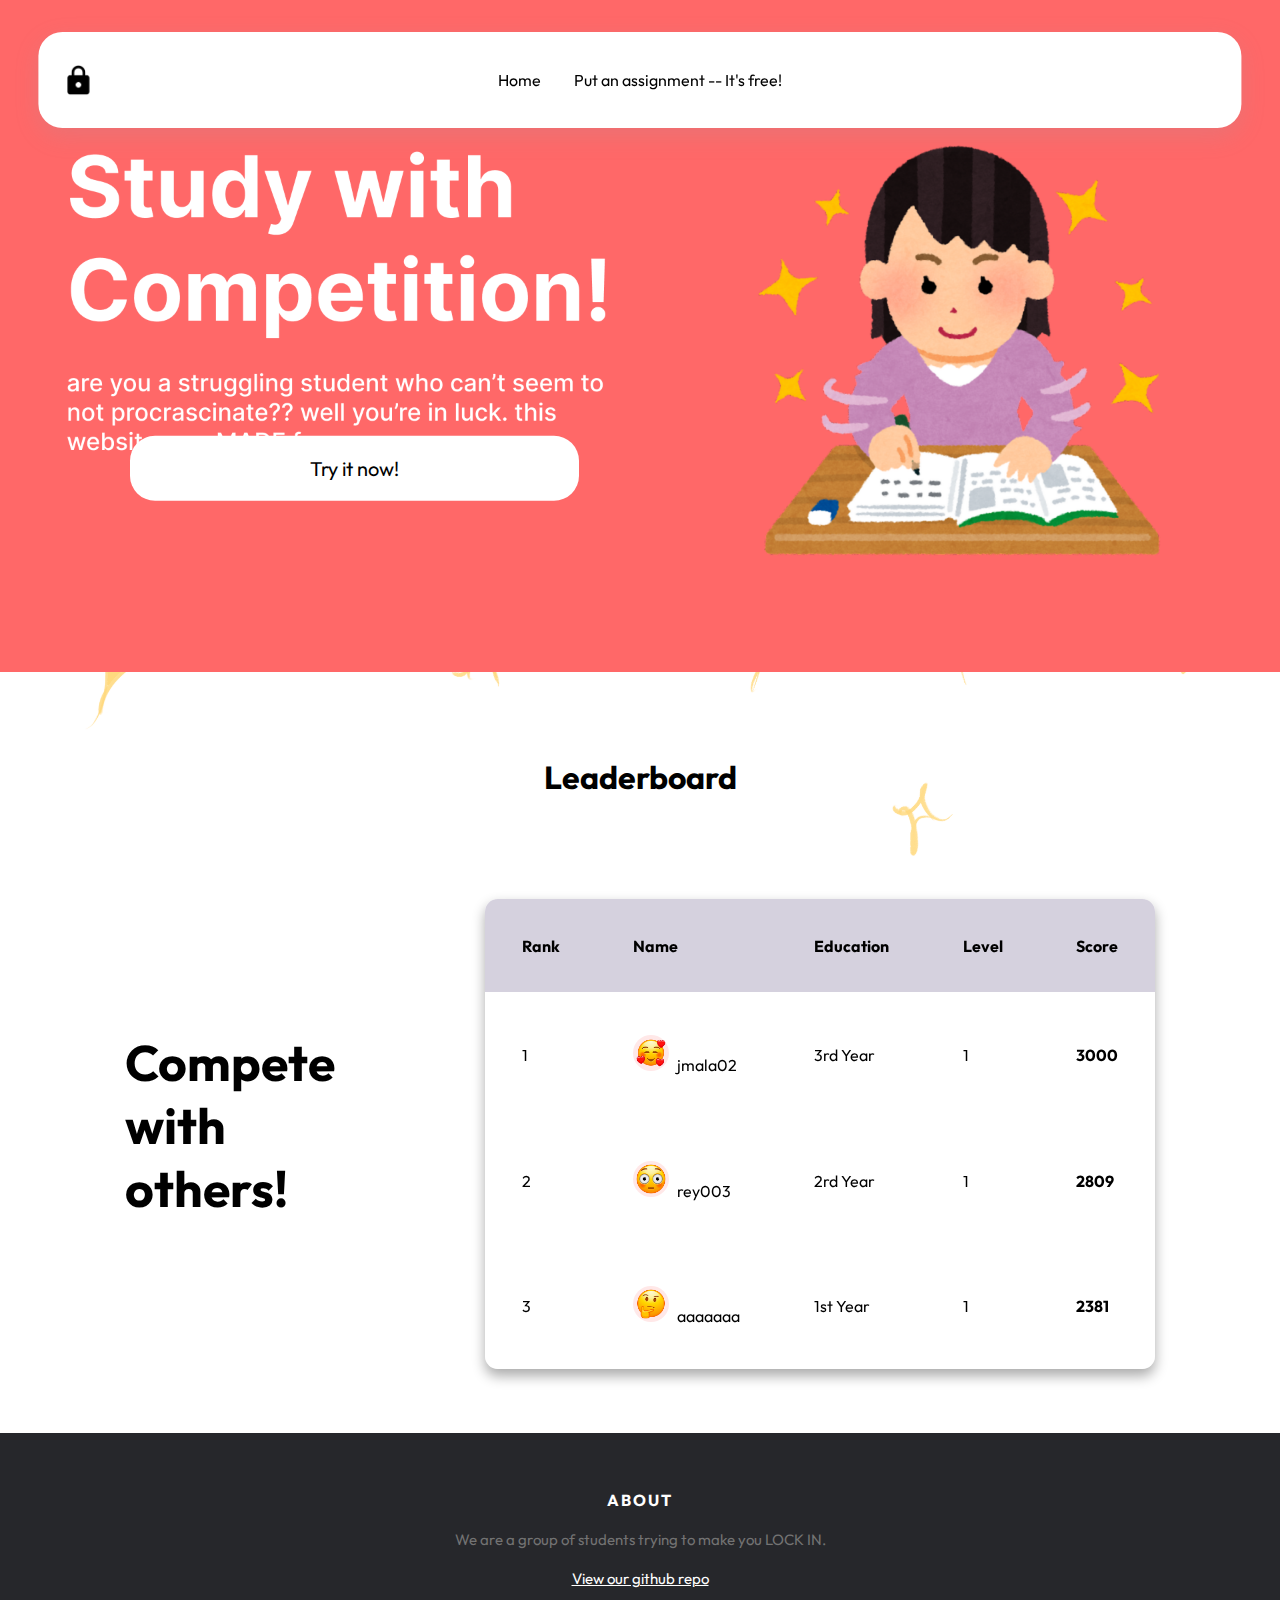
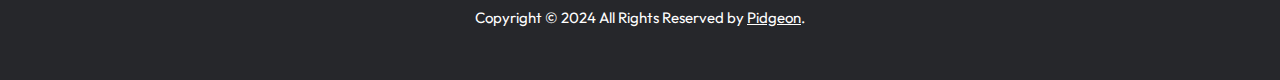
<file: index.html>
<!DOCTYPE html>
<html lang="en">
    <head>
        <meta charset="UTF-8" />
        <link rel="stylesheet" href="style.css" />
        <link rel="preconnect" href="https://fonts.googleapis.com">
        <link rel="preconnect" href="https://fonts.gstatic.com" crossorigin>
        <link href="https://fonts.googleapis.com/css2?family=Outfit:wght@100..900&display=swap" rel="stylesheet">
    </head>
    <body>
        <header id="cs-navigation">
            <div class="cs-container">
                <a href="index.html" class="cs-logo" aria-label="back to home">
                    <img src="assets/locked in.png" alt="logo" width="210" height="29" aria-hidden="true" decoding="async">
                </a>
                <nav class="cs-nav" role="navigation">
                    <button class="cs-toggle" aria-label="mobile menu toggle">
                        <div class="cs-box" aria-hidden="true">
                            <span class="cs-line cs-line1" aria-hidden="true"></span>
                            <span class="cs-line cs-line2" aria-hidden="true"></span>
                            <span class="cs-line cs-line3" aria-hidden="true"></span>
                        </div>
                    </button>
                    <div class="cs-ul-wrapper">
                        <ul id="cs-expanded" class="cs-ul" aria-expanded="false">
                            <li class="cs-li">
                                <a href="index.html" class="cs-li-link cs-active">
                                    Home
                                </a>
                            </li>
                            <li class="cs-li">
                                <a href="test.html" class="cs-li-link">
                                    Put an assignment -- It's free!
                                </a>
                            </li>
                        </ul>
                    </div>
                </nav>
                <div class="cs-contact-group">
                    <div class="cs-social">
                        <a href="user.html" class="cs-social-link">
                            <img class="cs-social-icon" src="assets\person-svgrepo-com.svg" alt="logo" width="20" height="20" aria-hidden="true" decoding="async">
                        </a>
                    </div>
                </div>
            </div>
        </header>
        <div class="study">
            <img src="assets/study.png" alt="logo" aria-hidden="true" decoding="async">
            <a href="test.html"><button class="btn">Try it now!</button></a>
        </div>
        <div id="leaderboard">
            <h1>Leaderboard</h1>
            <div class="with-text">
                <h1 class="compete"><br>Compete</br> with <br>others!</br></h1>
                <main class="table">
                    <section class="table_body">
                        <table>
                            <thead>
                                <tr>
                                    <th>Rank</th>
                                    <th>Name </th>
                                    <th>Education</th>
                                    <th>Level</th>
                                    <th>Score</th>
                                </tr>
                            </thead>
                            <tbody>
                                <tr>
                                    <td> 1 </td>
                                    <td> <img src="assets/rank1.png" alt="">jmala02</td>
                                    <td> 3rd Year </td>
                                    <td>
                                        <p class="level">1</p>
                                    </td>
                                    <td> <strong> 3000 </strong></td>
                                </tr>
                                <tr>
                                    <td> 2 </td>
                                    <td> <img src="assets/rank2.png" alt="">rey003</td>
                                    <td> 2rd Year </td>
                                    <td>
                                        <p class="level">1</p>
                                    </td>
                                    <td> <strong> 2809 </strong></td>
                                </tr>
                                <tr>
                                    <td> 3 </td>
                                    <td> <img src="assets/rank3.png" alt="">aaaaaaa</td>
                                    <td> 1st Year </td>
                                    <td>
                                        <p class="level">1</p>
                                    </td>
                                    <td> <strong> 2381 </strong></td>
                                </tr>
                            </tbody>
                        </table>
                
                    </section>
                </main>
            </div>
        
        </div>
        <footer class="site-footer">
            <div class="container">
              <div class="row">
                <div class="About">
                  <h3>About</h3>
                  <p class="text-justify">We are a group of students trying to make you LOCK IN.</p>
                  <p class="github-repo">
                    <a href="https://github.com/ekwa0007/Web-Hackathon">View our github repo</a>
                  </p>
                </div>

                <p class="copyright-text">Copyright &copy; 2024 All Rights Reserved by 
                    <a href="#">Pidgeon</a>.
                </p>
            </div>
        </footer>

    </body>
                                    
</html>
</file>
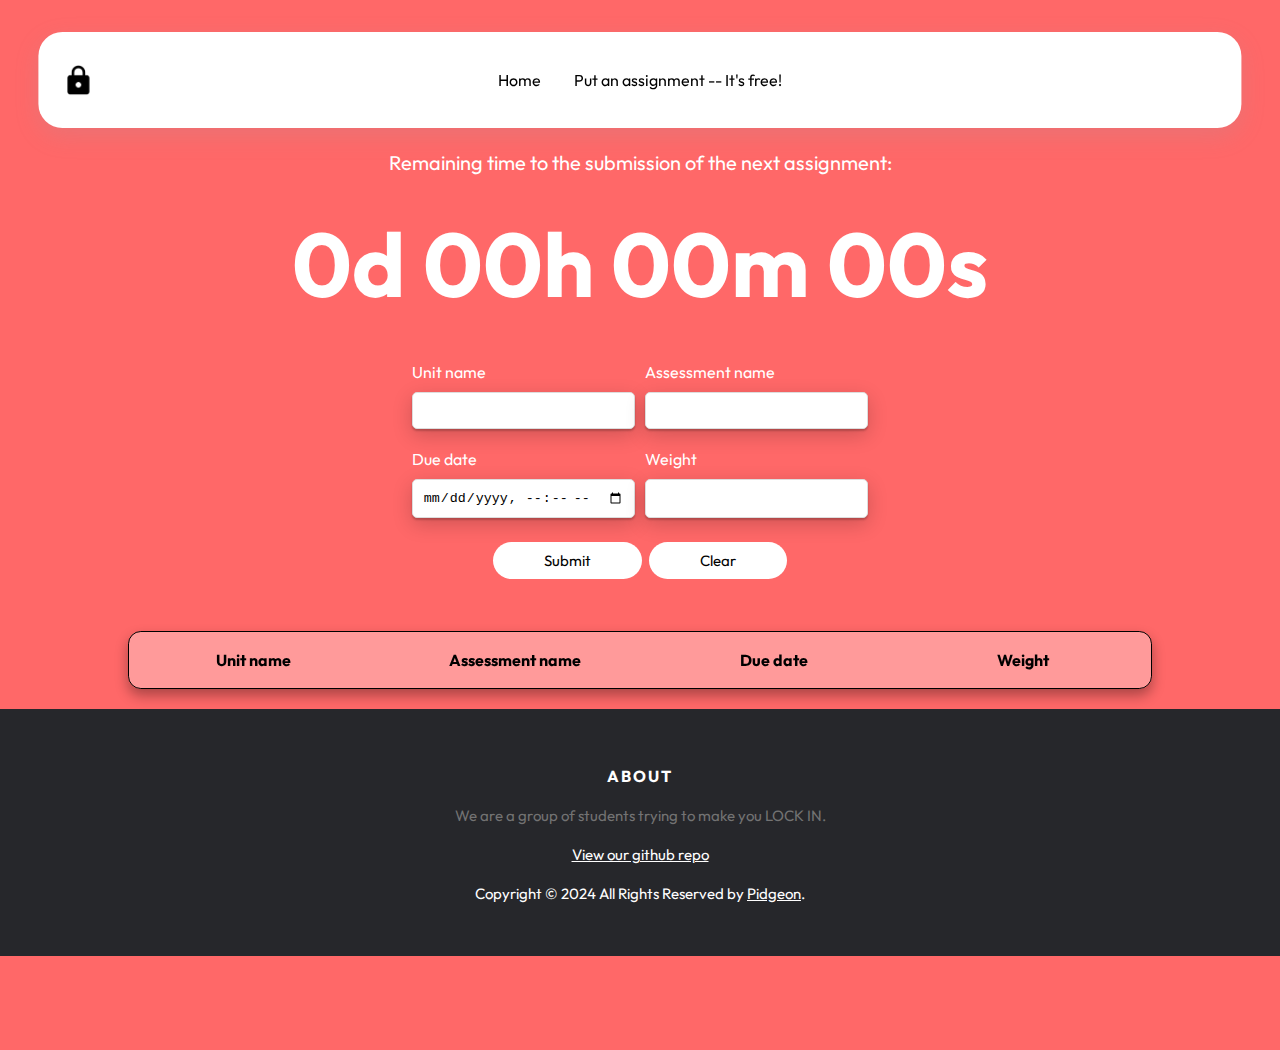
<file: test.html>
<!DOCTYPE html>
<html lang="en">
<head>
    <meta charset="UTF-8">
    <meta name="viewport" content="width=device-width, initial-scale=1.0">
    <link rel="stylesheet" href="style.css">
    <link rel="stylesheet" href="test.css">
    <script src="https://code.jquery.com/jquery-3.7.1.min.js"></script>
    <link rel="preconnect" href="https://fonts.googleapis.com">
    <link rel="preconnect" href="https://fonts.gstatic.com" crossorigin>
    <link href="https://fonts.googleapis.com/css2?family=Outfit:wght@100..900&display=swap" rel="stylesheet">
</head>
<body id="assBody">
    <div id="navigate"></div>
    <script>
        $(function(){
            $("#navigate").load("index.html #cs-navigation");
        });
    </script>
    <label for = "remainingTime">Remaining time to the submission of the next assignment:</label>
    <div class="box">
        <h1 id = "theFinalCountdown">0d 00h 00m 00s</h1>
    </div>
    <div class="container">
        <div id="assesInfo">
            <label id ="uname"> Unit name</label>
            <label id ="aname"> Assessment name</label>
            <input type="text" id="unamein" \>
            <input type="text" id="anamein" \>
            <label id ="adate"> Due date</label>
            <label id ="aweight"> Weight</label>
            <input type="datetime-local" id="adatein" \>
            <input type="text" id="aweightin" \>  
        </div>
    </div>

    <label id="mandatory">mandatory input not filled</label>
    <div class="button-container">
        <button id="infoSubmit">Submit</button>
        <button id="infoClear">Clear</button>
    </div>
    <div id="output" class="Output">
        <table id="outputTable" class = "sortable">
            <th id ="unamehead">Unit name</th>
            <th id ="anamehead">Assessment name</th>
            <th id ="duehead">Due date</th>
            <th id ="weighthead">Weight</th>
        </table>
    </div>
    <script src="test.js"></script>
    <div id="footer">
        <script>
        $(function(){
            $("#footer").load("index.html .site-footer");
        });
    </script>
    </div>
</body>
</html>
</file>
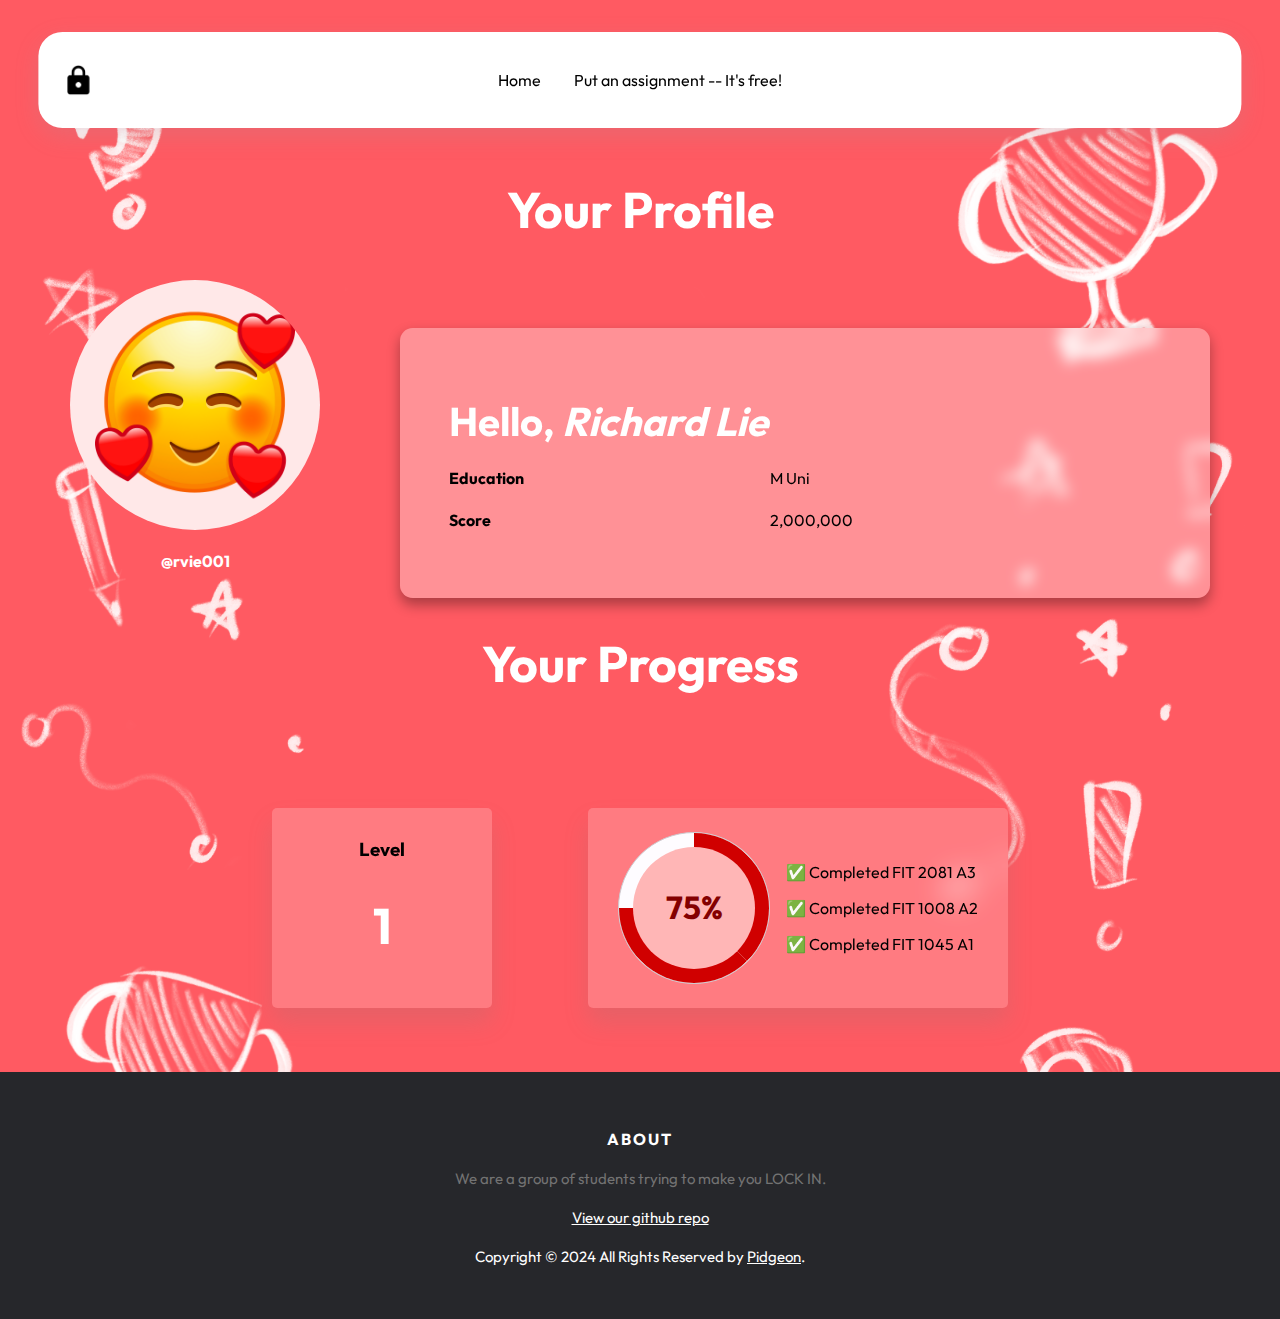
<file: user.html>
<!DOCTYPE html>
<html lang="en">
    <head>
        <meta charset="UTF-8" />
        <link rel="stylesheet" href="NavFoot.css" />
        <link rel="stylesheet" href="user.css" />
        <script src="https://code.jquery.com/jquery-3.7.1.min.js"></script>
        <link rel="preconnect" href="https://fonts.googleapis.com">
        <link rel="preconnect" href="https://fonts.gstatic.com" crossorigin>
        <link href="https://fonts.googleapis.com/css2?family=Outfit:wght@100..900&display=swap" rel="stylesheet">
    </head>
    <body>
        <div id="navigate">
        </div>
        <script>
            $(function(){
                $("#navigate").load("index.html #cs-navigation");
            });
        </script>
        <div id="profile-page">
            <h1>Your Profile</h1>
            <div class="with-text">
                <div class="profile">
                    <img class="profile-image" src="assets/rank1.png" alt="profile">
                    <h4>@rvie001</h4>
                </div>
                <main class="table">
                    <section class="table_body">
                        <table>
                            <tbody>
                                <tr>
                                    <td class="name"> <b>Hello, <i>Richard Lie</b> </td>
                                </tr>
                                <tr>
                                    <td  class="descriptor"> <b>Education</b> </td>
                                    <td> M Uni </td>
                                </tr>
                                <tr>
                                    <td  class="descriptor"> <b>Score</b> </td>
                                    <td> 2,000,000 </td>
                                </tr>
                            </tbody>
                        </table>
                    </section>
                </main>
            </div>

            <h1>Your Progress</h1>
            <div class="stats">
                <div class="card">
                    <h3>Level</h3>
                    <h1>1</h1>
                </div>
                <div class="progress-card">
                    <div class="circle-wrap">
                        <div class="circle">
                          <div class="mask full">
                            <div class="fill"></div>
                          </div>
                          <div class="mask half">
                            <div class="fill"></div>
                          </div>
                          <div class="inside-circle"> 75% </div>
                        </div>
                    </div>
                    <div class ="checkbox">
                        <p class="assignments">&#9989 Completed FIT 2081 A3</p>
                        <p class="assignments">&#9989 Completed FIT 1008 A2</p>
                        <p class="assignments">&#9989 Completed FIT 1045 A1</p>
                    </div>
                </div>
            </div>
        
        </div>
        <div id="footer">
        </div> 
        <script>
            $(function(){
                $("#footer").load("index.html .site-footer");
            });
        </script>
    </body>
                                    
</html>
</file>
<file: style.css>
body {
    font-family: "Outfit", sans-serif;
    font-optical-sizing: auto;
    font-weight: 400;
    font-style: normal;
    height: 100vh; 
    margin: 0;
}

@media only screen and (min-width: 0rem) {
    #hero-856 {
      /* centers button */
      text-align: center;
      /* 116px - 164px top */
      /* 60px - 100px  bottom */
      padding: clamp(7.25rem, 16.82vw, 10.25rem) 1rem clamp(3.75rem, 7.82vw, 6.25rem);
      background-color: #f7f7f7;
      /* clips the svg wave from overflowing */
      overflow: hidden;
      position: relative;
      z-index: 1;
    }
    #hero-856 .cs-container {
      width: 100%;
      max-width: 80rem;
      margin: auto;
      display: flex;
      justify-content: center;
      align-items: center;
      flex-direction: column;
      gap: 3rem;
    }
    #hero-856 .cs-content {
      max-width: 39.375rem;
      display: flex;
      justify-content: center;
      align-items: center;
      flex-direction: column;
    }
    #hero-856 .cs-topper {
      font-size: 1rem;
      line-height: 1.2em;
      text-transform: uppercase;
      text-align: inherit;
      letter-spacing: 0.1em;
      font-weight: 700;
      color: var(--primary);
      margin-bottom: 0.25rem;
      display: block;
    }
    #hero-856 .cs-title {
      /* 39px - 61px */
      font-size: clamp(2.4375rem, 5vw, 3.8125rem);
      font-weight: 900;
      line-height: 1.2em;
      text-align: center;
      /* 23 characters including spaces wide */
      max-width: 23ch;
      margin: 0 0 1rem 0;
      color: var(--headerColor);
      position: relative;
    }
    #hero-856 .cs-text {
      /* 16px - 20px */
      font-size: clamp(1rem, 1.5vw, 1.25rem);
      line-height: 1.5em;
      text-align: center;
      width: 100%;
      max-width: 33.1875rem;
      /* 28px - 40px */
      margin: 0 0 clamp(1.75rem, 3.92vw, 2.5rem) 0;
      color: var(--bodyTextColor);
    }
    #hero-856 .cs-button-solid {
      font-size: 1rem;
      /* 46px - 56px */
      line-height: clamp(2.875rem, 5.5vw, 3.5rem);
      text-decoration: none;
      font-weight: 700;
      text-align: center;
      margin: 0;
      color: #fff;
      min-width: 9.375rem;
      padding: 0 1.5rem;
      background-color: var(--primary);
      border-radius: 0.25rem;
      display: inline-block;
      position: relative;
      z-index: 1;
      /* prevents padding from adding to the width */
      box-sizing: border-box;
    }
    #hero-856 .cs-button-solid:before {
      content: "";
      position: absolute;
      height: 100%;
      width: 0%;
      background: #000;
      opacity: 1;
      top: 0;
      left: 0;
      z-index: -1;
      border-radius: 0.25rem;
      transition: width 0.3s;
    }
    #hero-856 .cs-button-solid:hover:before {
      width: 100%;
    }
    #hero-856 .cs-picture {
      width: 100%;
      max-width: 35.625rem;
      /* 400px - 712px */
      height: clamp(25rem, 95vw, 44.5rem);
      /* 100px - 200px */
      border-radius: 0 clamp(6.25rem, 17vw, 12.5rem) 0 clamp(6.25rem, 17vw, 12.5rem);
      box-shadow: 0px 4px 60px rgba(0, 0, 0, 0.16);
      /* clips the img tag corners */
      overflow: hidden;
      display: block;
      position: relative;
    }
    #hero-856 .cs-picture img {
      position: absolute;
      top: 0;
      left: 0;
      height: 100%;
      width: 100%;
      /* makes image act as a background image */
      object-fit: cover;
      /* ensures the top of the images is at the top of the container, no heads getting cut off */
      object-position: top;
    }
    #hero-856 .cs-wave {
      /* we're stretching the svg wider than the viewport so it's taller and has more of a presence */
      width: 320%;
      height: auto;
      display: block;
      position: absolute;
      left: 50%;
      bottom: -1px;
      transform: translateX(-50%);
      z-index: -1;
    }
  }
  /* Small Desktop - 1024px */
  @media only screen and (min-width: 64rem) {
    #hero-856 {
      text-align: left;
    }
    #hero-856 .cs-container {
      flex-direction: row;
      justify-content: space-between;
    }
    #hero-856 .cs-content {
      width: 40vw;
      /* prevents flex-box from squishing it */
      flex: none;
      align-items: flex-start;
      /* sends it to the right in the 2nd position */
      order: 2;
    }
    #hero-856 .cs-title,
    #hero-856 .cs-text {
      text-align: left;
    }
    #hero-856 .cs-picture {
      /* 623px - 814px */
      height: clamp(38.9375rem, 60vw, 50.875rem);
    }
    #hero-856 .cs-wave {
      width: 100%;
      left: 0;
      /* flips it horizontally */
      transform: scaleX(-1);
    }
  }
  /* Dark Mode */
  @media only screen and (min-width: 0rem) {
    body.dark-mode #hero-856 {
      background-color: rgba(0, 0, 0, 0.2);
    }
    body.dark-mode #hero-856 .cs-title,
    body.dark-mode #hero-856 .cs-text,
    body.dark-mode #hero-856 .cs-number,
    body.dark-mode #hero-856 .cs-desc {
      color: var(--bodyTextColorWhite);
    }
    body.dark-mode #hero-856 .cs-wave path {
      fill: var(--dark);
    }
  }

  /*-- -------------------------- -->
<---     Mobile Navigation      -->
<--- -------------------------- -*/
/* Mobile - 1023px */
@media only screen and (max-width: 63.9375rem) {
    body.cs-open {
      overflow: hidden;
    }
    body.scroll #cs-navigation {
      width: 100%;
      max-width: 100%;
      top: 0;
    }
    body.scroll #cs-navigation:before {
      border-radius: 0;
    }
    body.scroll #cs-navigation .cs-ul-wrapper {
      top: 100%;
    }
    #cs-navigation {
      width: 94%;
      max-width: 80rem;
      /* prevents padding from affecting height and width */
      box-sizing: border-box;
      /* 12px - 24px */
      padding: clamp(0.75rem, 2vw, 1.5rem);
      /* 12px - 24px */
      border-radius: clamp(0.75rem, 2vw, 1.5rem);
      position: fixed;
      top: 2rem;
      left: 50%;
      z-index: 10000;
      transform: translateX(-50%);
      transition: top 0.3s, border-radius 0.3s, width 0.3s, max-width 0.3s;
    }
    #cs-navigation:before {
      /* background color */
      content: "";
      width: 100%;
      height: 100%;
      background: #fff;
      box-shadow: rgba(149, 157, 165, 0.2) 0px 8px 24px;
      opacity: 1;
      /* 12px - 24px */
      border-radius: clamp(0.75rem, 2vw, 1.5rem);
      display: block;
      position: absolute;
      top: 0;
      left: 50%;
      transform: translateX(-50%);
      transition: transform 0.2s, border-radius 0.3s ease-in-out;
    }
    #cs-navigation.cs-active:before {
      transform: translateX(-50%) scale(1.03);
    }
    #cs-navigation.cs-active .cs-toggle {
      transform: rotate(180deg);
    }
    #cs-navigation.cs-active .cs-ul-wrapper {
      transform: scaleY(1);
      transition-delay: 0.15s;
    }
    #cs-navigation.cs-active .cs-li {
      opacity: 1;
      transform: translateY(0);
    }
    #cs-navigation .cs-container {
      width: 100%;
      display: flex;
      justify-content: flex-end;
      align-items: center;
      gap: 1.5rem;
    }
    #cs-navigation .cs-logo {
      width: auto;
      max-width: 2rem;
      height: 100%;
      margin: 0 auto 0 0;
      /* prevents padding from affecting height and width */
      box-sizing: border-box;
      padding: 0;
      display: flex;
      justify-content: flex-start;
      align-items: center;
      z-index: 10;
    }
    #cs-navigation .cs-logo img {
      width: 100%;
      height: 100%;
      /* ensures the image never overflows the container. It stays contained within it's width and height and expands to fill it then stops once it reaches an edge */
      object-fit: contain;
    }
    #cs-navigation .cs-toggle {
      width: 3.5rem;
      height: 3.5rem;
      margin: 0 0 0 auto;
      background-color: #1a1a1a;
      border: none;
      border-radius: 0.25rem;
      display: flex;
      justify-content: center;
      align-items: center;
      position: relative;
      z-index: 10;
      transition: transform 0.6s;
    }
    #cs-navigation .cs-nav {
      /* sends it to the right in the 3rd position */
      order: 3;
    }
    #cs-navigation .cs-contact-group {
      display: none;
      position: relative;
      z-index: 10;
    }
    #cs-navigation .cs-phone {
      font-size: 1rem;
      line-height: 1.5em;
      text-decoration: none;
      margin: 0;
      color: var(--headerColor);
      display: flex;
      justify-content: flex-start;
      align-items: center;
      gap: 0.5rem;
      transition: opacity 0.3s, color 0.3s;
    }
    #cs-navigation .cs-phone-icon {
      width: 1.5rem;
      height: auto;
      display: block;
    }
    #cs-navigation .cs-social {
      display: none;
    }
    #cs-navigation .cs-active .cs-line1 {
      top: 50%;
      transform: translate(-50%, -50%) rotate(225deg);
    }
    #cs-navigation .cs-active .cs-line2 {
      top: 50%;
      transform: translate(-50%, -50%) translateY(0) rotate(-225deg);
      transform-origin: center;
    }
    #cs-navigation .cs-active .cs-line3 {
      opacity: 0;
      bottom: 100%;
    }
    #cs-navigation .cs-box {
      /* 24px - 28px */
      width: clamp(1.5rem, 2vw, 1.75rem);
      height: 1rem;
      position: relative;
    }
    #cs-navigation .cs-line {
      width: 100%;
      height: 2px;
      background-color: #fafbfc;
      border-radius: 2px;
      position: absolute;
      left: 50%;
      transform: translateX(-50%);
    }
    #cs-navigation .cs-line1 {
      top: 0;
      transition: transform 0.5s, top 0.3s, left 0.3s;
      animation-duration: 0.7s;
      animation-timing-function: ease;
      animation-direction: normal;
      animation-fill-mode: forwards;
      transform-origin: center;
    }
    #cs-navigation .cs-line2 {
      top: 50%;
      transform: translateX(-50%) translateY(-50%);
      transition: top 0.3s, left 0.3s, transform 0.5s;
      animation-duration: 0.7s;
      animation-timing-function: ease;
      animation-direction: normal;
      animation-fill-mode: forwards;
    }
    #cs-navigation .cs-line3 {
      bottom: 0;
      transition: bottom 0.3s, opacity 0.3s;
    }
    #cs-navigation .cs-ul-wrapper {
      width: 100%;
      height: auto;
      padding-bottom: 2.4em;
      background-color: #fff;
      border-radius: 0 0 1.5rem 1.5rem;
      position: absolute;
      top: 85%;
      left: 0;
      z-index: -1;
      overflow: hidden;
      transform: scaleY(0);
      transition: transform 0.4s;
      transform-origin: top;
    }
    #cs-navigation .cs-ul {
      width: 100%;
      height: auto;
      max-height: 65vh;
      margin: 0;
      padding: 4rem 0 0 0;
      display: flex;
      flex-direction: column;
      justify-content: flex-start;
      align-items: center;
      gap: 1.25rem;
      overflow: auto;
    }
    #cs-navigation .cs-li {
      text-align: center;
      list-style: none;
      width: 100%;
      margin-right: 0;
      opacity: 0;
      /* transition from these values */
      transform: translateY(-70/16rem);
      transition: transform 0.6s, opacity 0.9s;
    }
    #cs-navigation .cs-li:nth-of-type(1) {
      transition-delay: 0.05s;
    }
    #cs-navigation .cs-li:nth-of-type(2) {
      transition-delay: 0.1s;
    }
    #cs-navigation .cs-li:nth-of-type(3) {
      transition-delay: 0.15s;
    }
    #cs-navigation .cs-li:nth-of-type(4) {
      transition-delay: 0.2s;
    }
    #cs-navigation .cs-li:nth-of-type(5) {
      transition-delay: 0.25s;
    }
    #cs-navigation .cs-li:nth-of-type(6) {
      transition-delay: 0.3s;
    }
    #cs-navigation .cs-li:nth-of-type(7) {
      transition-delay: 0.35s;
    }
    #cs-navigation .cs-li:nth-of-type(8) {
      transition-delay: 0.4s;
    }
    #cs-navigation .cs-li:nth-of-type(9) {
      transition-delay: 0.45s;
    }
    #cs-navigation .cs-li:nth-of-type(10) {
      transition-delay: 0.5s;
    }
    #cs-navigation .cs-li:nth-of-type(11) {
      transition-delay: 0.55s;
    }
    #cs-navigation .cs-li:nth-of-type(12) {
      transition-delay: 0.6s;
    }
    #cs-navigation .cs-li:nth-of-type(13) {
      transition-delay: 0.65s;
    }
    #cs-navigation .cs-li-link {
      /* 16px - 24px */
      font-size: clamp(1rem, 2.5vw, 1.5rem);
      line-height: 1.2em;
      text-decoration: none;
      margin: 0;
      color: var(--headerColor);
      display: inline-block;
      position: relative;
    }
    #cs-navigation .cs-li-link.cs-active {
      color: var(--primary);
    }
    #cs-navigation .cs-li-link:hover {
      color: var(--primary);
    }
    #cs-navigation .cs-button-solid {
      display: none;
    }
  }
  /* Tablet - 768px */
  @media only screen and (min-width: 48rem) {
    #cs-navigation .cs-contact-group {
      display: block;
    }
  }
  /*-- -------------------------- -->
  <---     Navigation Dropdown    -->
  <--- -------------------------- -*/
  /* Mobile - 1023px */
  @media only screen and (max-width: 63.9375rem) {
    #cs-navigation .cs-li {
      text-align: center;
      width: 100%;
      display: block;
    }
    #cs-navigation .cs-dropdown {
      color: var(--bodyTextColorWhite);
      position: relative;
    }
    #cs-navigation .cs-dropdown.cs-active .cs-drop-ul {
      height: auto;
      margin: 0.75rem 0 0 0;
      padding: 0.75rem 0;
      opacity: 1;
      visibility: visible;
    }
    #cs-navigation .cs-dropdown.cs-active .cs-drop-link {
      opacity: 1;
    }
    #cs-navigation .cs-dropdown .cs-li-link {
      position: relative;
      transition: opacity 0.3s;
    }
    #cs-navigation .cs-drop-icon {
      width: 0.9375rem;
      height: auto;
      position: absolute;
      top: 50%;
      right: -1.25rem;
      transform: translateY(-50%);
    }
    #cs-navigation .cs-drop-ul {
      width: 100%;
      height: 0;
      margin: 0;
      padding: 0;
      background-color: var(--primary);
      opacity: 0;
      display: flex;
      visibility: hidden;
      flex-direction: column;
      justify-content: flex-start;
      align-items: center;
      gap: 0.75rem;
      overflow: hidden;
      transition: padding 0.3s, margin 0.3s, height 0.3s, opacity 0.3s, visibility 0.3s;
    }
    #cs-navigation .cs-drop-li {
      list-style: none;
    }
    #cs-navigation .cs-li-link.cs-drop-link {
      /* 14px - 16px */
      font-size: clamp(0.875rem, 2vw, 1.25rem);
      color: #fff;
    }
  }
  /* Desktop - 1024px */
  @media only screen and (min-width: 64rem) {
    #cs-navigation .cs-dropdown {
      position: relative;
    }
    #cs-navigation .cs-dropdown:hover {
      cursor: pointer;
    }
    #cs-navigation .cs-dropdown:hover .cs-drop-ul {
      opacity: 1;
      visibility: visible;
      transform: scaleY(1);
    }
    #cs-navigation .cs-dropdown:hover .cs-drop-li {
      opacity: 1;
      transform: translateY(0);
    }
    #cs-navigation .cs-drop-icon {
      width: 0.9375rem;
      height: auto;
      display: inline-block;
    }
    #cs-navigation .cs-drop-ul {
      min-width: 12.5rem;
      margin: 0;
      padding: 0;
      background-color: #fff;
      box-shadow: inset rgba(149, 157, 165, 0.1) 0px 8px 10px;
      opacity: 0;
      border-bottom: 5px solid var(--primary);
      border-radius: 0 0 1.5rem 1.5rem;
      visibility: hidden;
      /* if you have 8 or more links in your dropdown nav, uncomment the columns property to make the list into 2 even columns. Change it to 3 or 4 if you need extra columns. Then remove the transition delays on the cs-drop-li so they don't have weird scattered animations */
      position: absolute;
      top: 100%;
      z-index: -100;
      overflow: hidden;
      transform: scaleY(0);
      transition: transform 0.3s, visibility 0.3s, opacity 0.3s;
      transform-origin: top;
    }
    #cs-navigation .cs-drop-li {
      font-size: 1rem;
      text-decoration: none;
      list-style: none;
      width: 100%;
      height: auto;
      opacity: 0;
      display: block;
      transform: translateY(-0.625rem);
      transition: opacity 0.6s, transform 0.6s;
    }
    #cs-navigation .cs-drop-li:nth-of-type(1) {
      transition-delay: 0.05s;
    }
    #cs-navigation .cs-drop-li:nth-of-type(2) {
      transition-delay: 0.1s;
    }
    #cs-navigation .cs-drop-li:nth-of-type(3) {
      transition-delay: 0.15s;
    }
    #cs-navigation .cs-drop-li:nth-of-type(4) {
      transition-delay: 0.2s;
    }
    #cs-navigation .cs-drop-li:nth-of-type(5) {
      transition-delay: 0.25s;
    }
    #cs-navigation .cs-drop-li:nth-of-type(6) {
      transition-delay: 0.3s;
    }
    #cs-navigation .cs-drop-li:nth-of-type(7) {
      transition-delay: 0.35s;
    }
    #cs-navigation .cs-drop-li:nth-of-type(8) {
      transition-delay: 0.4s;
    }
    #cs-navigation .cs-drop-li:nth-of-type(9) {
      transition-delay: 0.45s;
    }
    #cs-navigation .cs-li-link.cs-drop-link {
      font-size: 1rem;
      line-height: 1.5em;
      text-transform: capitalize;
      text-decoration: none;
      white-space: nowrap;
      width: 100%;
      /* prevents padding from affecting height and width */
      box-sizing: border-box;
      padding: 0.75rem;
      color: var(--headerColor);
      display: block;
      transition: color 0.3s, background-color 0.3s;
    }
    #cs-navigation .cs-li-link.cs-drop-link:hover {
      color: var(--bodyTextColorWhite);
      background-color: var(--primary);
    }
    #cs-navigation .cs-li-link.cs-drop-link:before {
      display: none;
    }
  }
  /*-- -------------------------- -->
  <---     Desktop Navigation     -->
  <--- -------------------------- -*/
  /* Small Desktop - 1024px */
  @media only screen and (min-width: 64rem) {
    body.scroll #cs-navigation {
      width: 100%;
      max-width: 100%;
      border-radius: 0;
      top: 0;
    }
    #cs-navigation {
      width: 94%;
      max-width: 90rem;
      height: 6rem;
      /* prevents padding from affecting height and width */
      box-sizing: border-box;
      /* 12px - 24px */
      padding: clamp(0.75rem, 2vw, 1.5rem) 0;
      background-color: #fff;
      box-shadow: rgba(149, 157, 165, 0.2) 0px 8px 24px;
      /* 12px - 24px */
      border-radius: clamp(0.75rem, 2vw, 1.5rem);
      display: flex;
      align-items: center;
      position: fixed;
      top: 2rem;
      left: 50%;
      z-index: 10000;
      transform: translateX(-50%);
      transition: top 0.3s, border-radius 0.3s, width 0.3s, max-width 0.3s;
    }
    #cs-navigation .cs-container {
      width: 100%;
      max-width: 90rem;
      margin: auto;
      /* prevents padding from affecting height and width */
      box-sizing: border-box;
      padding: 0 1.5rem;
      display: flex;
      justify-content: space-between;
      align-items: center;
      gap: 1.5rem;
    }
    #cs-navigation .cs-toggle {
      display: none;
    }
    #cs-navigation .cs-logo {
      width: 18.4%;
      max-width: 21.875rem;
      height: 2rem;
      /* margin-right auto pushes everything away from it to the right */
      margin: 0 auto 0 0;
      padding: 0;
      display: flex;
      justify-content: flex-start;
      align-items: center;
      z-index: 100;
    }
    #cs-navigation .cs-logo img {
      width: auto;
      height: 100%;
      /* ensures the image never overflows the container. It stays contained within it's width and height and expands to fill it then stops once it reaches an edge */
      object-fit: contain;
    }
    #cs-navigation .cs-contact-group {
      display: flex;
      justify-content: center;
      align-items: center;
      gap: 1.5rem;
    }
    #cs-navigation .cs-phone {
      font-size: 1rem;
      line-height: 1.5em;
      text-decoration: none;
      margin: 0;
      color: var(--headerColor);
      display: flex;
      justify-content: flex-start;
      align-items: center;
      gap: 0.5rem;
      transition: opacity 0.3s, color 0.3s;
    }
    #cs-navigation .cs-phone-icon {
      width: 1.5rem;
      height: auto;
      display: block;
    }
    #cs-navigation .cs-social {
      height: 2rem;
      opacity: 1;
      display: none;
      visibility: visible;
      justify-content: center;
      align-items: center;
      gap: 0.5rem;
      transition: opacity 0.3s, visibility 0.3s, height 0.3s;
    }
    #cs-navigation .cs-social-link {
      text-decoration: none;
      width: 2rem;
      height: 2rem;
      background-color: #f7f7f7;
      border-radius: 50%;
      display: flex;
      justify-content: center;
      align-items: center;
      transition: background-color 0.3s;
    }
    #cs-navigation .cs-social-link:hover {
      background-color: var(--primary);
    }
    #cs-navigation .cs-social-link:hover .cs-social-icon {
      opacity: 1;
      filter: grayscale(1) brightness(10000%);
    }
    #cs-navigation .cs-social-icon {
      width: 1rem;
      height: auto;
      opacity: 0.6;
      display: block;
      transition: opacity 0.3s;
    }
    #cs-navigation .cs-ul-wrapper {
      height: 100%;
      display: flex;
      align-items: center;
      /* absolutely positioned to be dead center */
      position: absolute;
      top: 50%;
      left: 50%;
      transform: translate(-50%, -50%);
    }
    #cs-navigation .cs-ul {
      width: 100%;
      height: 100%;
      margin: 0;
      padding: 0;
      display: flex;
      justify-content: flex-start;
      align-items: center;
      /* 20px - 36px */
      gap: clamp(1.25rem, 2.6vw, 2.25rem);
    }
    #cs-navigation .cs-li {
      list-style: none;
      height: 100%;
      padding: 0;
      display: flex;
      align-items: center;
      /* prevent flexbox from squishing it */
      flex: none;
    }
    #cs-navigation .cs-li-link {
      font-size: 1rem;
      line-height: 1.5em;
      text-decoration: none;
      margin: 0;
      color: var(--headerColor);
      display: block;
      position: relative;
      transition: color 0.3s;
    }
    #cs-navigation .cs-li-link:hover {
      color: var(--primary);
    }
    #cs-navigation .cs-li-link.cs-active {
      color: var(--primary);
    }
    #cs-navigation .cs-button-solid {
      font-size: 1rem;
      font-weight: 700;
      /* 46px - 56px */
      line-height: clamp(2.875em, 5.5vw, 3.5em);
      text-align: center;
      text-decoration: none;
      min-width: 9.375rem;
      margin: 0;
      /* prevents padding from adding to the width */
      box-sizing: border-box;
      padding: 0 2rem;
      color: #fff;
      background-color: var(--primary);
      display: inline-block;
      position: relative;
      z-index: 1;
      transition: color 0.3s;
    }
    #cs-navigation .cs-button-solid:before {
      content: "";
      width: 0%;
      height: 100%;
      background: #fff;
      opacity: 1;
      position: absolute;
      top: 0;
      left: 0;
      z-index: -1;
      transition: width 0.3s;
    }
    #cs-navigation .cs-button-solid:hover {
      color: #1a1a1a;
    }
    #cs-navigation .cs-button-solid:hover:before {
      width: 100%;
    }
  }
  /* Large Desktop - 1300px */
  @media only screen and (min-width: 81.25rem) {
    #cs-navigation .cs-social {
      display: flex;
    }
  }

.study{
    display: flex;
    background-color: #ff6868;
    justify-content: center;
    align-items: center;
    width: 100%;
    padding-bottom: 5%;
    position: relative;
}

.study img {
    width: 100%;
    animation: fadeUp 3s;
    animation-fill-mode: forwards
}


.study .btn {
    position: absolute;
    top: 72.5%;
    left: 10%;
    transform: translateY(-85%);
    background-color: white; 
    border: none;
    padding: 20px 180px;
    text-align: center;
    text-decoration: none;
    display: inline-block;
    font-size: 20px; 
    margin: 4px 2px;
    transition-duration: 0.4s;
    cursor: pointer;
    border-radius: 25px;
    font-family:"Outfit", sans-serif;
    animation: fadeUp 3s;
    animation-fill-mode: forwards
}

  
.btn:hover {
    background-color: black;
    color: white;
}

@keyframes fadeUp {
    0% { 
        opacity: 0; 
        transform: translateY(40px);
    }
    100% { 
        opacity: 1; 
        transform: translateY(0px);
    }
}
#leaderboard {
    display: flex;
    flex-direction: column;
    width: 100%;
    padding-top: 5%;
    padding-bottom: 5%;
    align-items: center;
    background-attachment: fixed;
    background-image: url(assets/star.png);
    background-size: cover;
}

.with-text {
    display: flex;
    flex-direction: row; 
    justify-content: space-between;
    align-items: center; 
}
.with-text h1 {
    font-size: 50px;
    padding-right: 3em;
    color: #000; /* Initial color */
    transition: color 0.3s ease; /* Specify the transition for the color property */
}

.with-text h1:hover {
    color: #ffdb8b; /* Color to transition to on hover */
}

main.table {
    margin-top: 5em;

    background-color: #fff5;
    backdrop-filter: blur(7px);
    box-shadow: 0 .4rem .8rem #0005;
    border-radius: .8rem;
    align-content: center;
    align-items:center;
    overflow:hidden;
}

.table_body td img{
    width: 36px;
    height:36px;
    margin-right: .5rem;
    border-radius: 50%;
}

.table_body table, th, td {
    border-collapse: collapse;
    padding: 2.3rem;
    text-align: left;
}      

.table_body thead th {
    position: sticky;
    top: 0;
    left: 0;
    background-color: #d5d1defe;
    cursor: pointer;
    text-transform: capitalize;
}

.table .table__header {
    width: 100%;
    height: 10%;
    background-color: #fff4;
    padding: .8rem 1rem;

    display: flex;
    justify-content: space-between;
    align-items: center;
}

.table__body {
    width: 95%;
    max-height: calc(89% - 1.6rem);
    background-color: #fffb;

    margin: .8rem auto;
    border-radius: .6rem;

    overflow: auto;
    overflow: overlay;
}

.table__body::-webkit-scrollbar{
    width: 0.5rem;
    height: 0.5rem;
}

.table__body::-webkit-scrollbar-thumb{
    border-radius: .5rem;
    background-color: #0004;
    visibility: hidden;
}

.table__body:hover::-webkit-scrollbar-thumb{ 
    visibility: visible;
}

.site-footer{
    background-color:#26272b;
    width: 100%;
    padding-top: 50px;
    margin-bottom: 50px;
    font-size:15px;
    line-height:24px;
    color:#737373;
    display:flex;
    justify-content: center;
}

.site-footer hr{
    border-top-color:#bbb;
    opacity:0.5
}
.site-footer hr.small{
    margin:20px 0
}
.site-footer h3{
    color:#fff;
    text-align: center;
    font-size:16px;
    text-transform:uppercase;
    margin-top:5px;
    letter-spacing:2px;
 }
.site-footer a{
    color:#fff;
}
.site-footer a:hover{
    color:pink;
    text-decoration:none;
}
.footer-links{
    padding-left:0;
    list-style:none
}
.footer-links li{
    display:block
}
.footer-links a{
    color: #fff;
}

.footer-links.inline li
    {
    display:inline-block
    }
  
.site-footer .social-icons
    {
    text-align:right
    }
    
.copyright-text
    {
        color:white;
        margin:0;
        margin-bottom: 50px;
    }

.site-footer,.copyright-text
    {
        padding-bottom:0;
        text-align: center;
    }
</file>
<file: test.css>
#assBody {
    font-family: "Outfit", sans-serif;
    font-optical-sizing: auto;
    font-weight: 400;
    font-style: normal;
    height: 100vh; 
    margin: 0;
    background-color: #ff6868;
  }
  
  
  
  label[for="remainingTime"] {
      margin-top: 150px;
      text-align: center !important;
      display: block;
      color:white;
      font-size: 20px;
  }
  
  h1 {
      font-size: 90px;
      text-align: center;
      color: white;
      margin: 2rem;
  }
  
  .container {
      display: flex;
      justify-content: center;
      align-items: center;
      height: auto; 
      max-width: 80%; 
      margin: auto; 
  }
  
  #assesInfo {
      display: grid;
      grid-template-columns: 1fr 1fr;
      grid-gap: 10px;
      justify-content: center;
      margin: 10px;
      color: #fff;
  }
  
  #assesInfo input {
      background-color: white; 
      border: 1px solid #ddd;
      border-radius: 5px; 
      padding: 10px; 
      width: 100%; /* Ensures the input takes up the full width of its grid cell */
      box-sizing: border-box;
      margin-bottom: 10px;
      box-shadow: 0 2px 2px 0 rgba(0, 0, 0, 0.2), 0 6px 20px 0 rgba(0, 0, 0, 0.19);
  }
  
  #mandatory{
      display: none;
  }
  
  .button-container {
      text-align: center; 
      width: 100%;
  }
  #infoSubmit{
      background-color: white; 
      border: none;
      padding: 0.7% 4%;
      text-align: center;
      text-decoration: none;
      display: inline-block;
      font-size: 15px; 
      margin: 4px 2px;
      transition-duration: 0.4s;
      cursor: pointer;
      border-radius: 25px;
      font-family:"Outfit", sans-serif;
  }
  
  #infoSubmit:hover {
      background-color: black;
      color: white;
  }
  
  #infoClear:hover {
      background-color: rgb(199, 0, 0);
      color: white;
  }
  
  #infoClear{
      background-color: white; 
      border: none;
      padding: 0.7% 4%;
      text-align: center;
      text-decoration: none;
      display: inline-block;
      font-size: 15px; 
      margin: 4px 2px;
      transition-duration: 0.4s;
      cursor: pointer;
      border-radius: 25px;
      font-family:"Outfit", sans-serif;
  }
  #output{
      width: 100%;
      height: auto;
      display: flex;
      justify-content: center;
  }
  
  #outputTable{
      display: block;
      width: 80%;
      height: auto;
      margin-left: auto;
      margin-top: 3rem;
      margin-right: auto;
      border: 1px solid;
      text-align: center;
      background-color: #fff5;
      backdrop-filter: blur(7px);
      box-shadow: 0 .4rem .8rem #0005;
      border-radius: .8rem;
      align-content: center;
      margin-bottom: 20px;
  }
  
  .outputTable table, th, td {
      border-collapse: collapse;
      padding: 1rem;
      text-align: center;
  }      
  
  .outputTable thead th {
      position: sticky;
      top: 0;
      left: 0;
      background-color: #d5d1defe;
      cursor: pointer;
      text-transform: capitalize;
  }
  
  #unamehead, #anamehead, #duehead, #weighthead{
      width: 30rem;
      height: auto;
      margin-left: auto;
      margin-right: auto;
      text-align: center;
  }
</file>
<file: NavFoot.css>
@media only screen and (min-width: 0rem) {
    #hero-856 {
        /* centers button */
        text-align: center;
        /* 116px - 164px top */
        /* 60px - 100px  bottom */
        padding: clamp(7.25rem, 16.82vw, 10.25rem) 1rem clamp(3.75rem, 7.82vw, 6.25rem);
        background-color: #f7f7f7;
        /* clips the svg wave from overflowing */
        overflow: hidden;
        position: relative;
        z-index: 1;
    }

    #hero-856 .cs-container {
        width: 100%;
        max-width: 80rem;
        margin: auto;
        display: flex;
        justify-content: center;
        align-items: center;
        flex-direction: column;
        gap: 3rem;
    }

    #hero-856 .cs-content {
        max-width: 39.375rem;
        display: flex;
        justify-content: center;
        align-items: center;
        flex-direction: column;
    }

    #hero-856 .cs-topper {
        font-size: 1rem;
        line-height: 1.2em;
        text-transform: uppercase;
        text-align: inherit;
        letter-spacing: 0.1em;
        font-weight: 700;
        color: var(--primary);
        margin-bottom: 0.25rem;
        display: block;
    }

    #hero-856 .cs-title {
        /* 39px - 61px */
        font-size: clamp(2.4375rem, 5vw, 3.8125rem);
        font-weight: 900;
        line-height: 1.2em;
        text-align: center;
        /* 23 characters including spaces wide */
        max-width: 23ch;
        margin: 0 0 1rem 0;
        color: var(--headerColor);
        position: relative;
    }

    #hero-856 .cs-text {
        /* 16px - 20px */
        font-size: clamp(1rem, 1.5vw, 1.25rem);
        line-height: 1.5em;
        text-align: center;
        width: 100%;
        max-width: 33.1875rem;
        /* 28px - 40px */
        margin: 0 0 clamp(1.75rem, 3.92vw, 2.5rem) 0;
        color: var(--bodyTextColor);
    }

    #hero-856 .cs-button-solid {
        font-size: 1rem;
        /* 46px - 56px */
        line-height: clamp(2.875rem, 5.5vw, 3.5rem);
        text-decoration: none;
        font-weight: 700;
        text-align: center;
        margin: 0;
        color: #fff;
        min-width: 9.375rem;
        padding: 0 1.5rem;
        background-color: var(--primary);
        border-radius: 0.25rem;
        display: inline-block;
        position: relative;
        z-index: 1;
        /* prevents padding from adding to the width */
        box-sizing: border-box;
    }

    #hero-856 .cs-button-solid:before {
        content: "";
        position: absolute;
        height: 100%;
        width: 0%;
        background: #000;
        opacity: 1;
        top: 0;
        left: 0;
        z-index: -1;
        border-radius: 0.25rem;
        transition: width 0.3s;
    }

    #hero-856 .cs-button-solid:hover:before {
        width: 100%;
    }

    #hero-856 .cs-picture {
        width: 100%;
        max-width: 35.625rem;
        /* 400px - 712px */
        height: clamp(25rem, 95vw, 44.5rem);
        /* 100px - 200px */
        border-radius: 0 clamp(6.25rem, 17vw, 12.5rem) 0 clamp(6.25rem, 17vw, 12.5rem);
        box-shadow: 0px 4px 60px rgba(0, 0, 0, 0.16);
        /* clips the img tag corners */
        overflow: hidden;
        display: block;
        position: relative;
    }

    #hero-856 .cs-picture img {
        position: absolute;
        top: 0;
        left: 0;
        height: 100%;
        width: 100%;
        /* makes image act as a background image */
        object-fit: cover;
        /* ensures the top of the images is at the top of the container, no heads getting cut off */
        object-position: top;
    }

    #hero-856 .cs-wave {
        /* we're stretching the svg wider than the viewport so it's taller and has more of a presence */
        width: 320%;
        height: auto;
        display: block;
        position: absolute;
        left: 50%;
        bottom: -1px;
        transform: translateX(-50%);
        z-index: -1;
    }
}

/* Small Desktop - 1024px */
@media only screen and (min-width: 64rem) {
    #hero-856 {
        text-align: left;
    }

    #hero-856 .cs-container {
        flex-direction: row;
        justify-content: space-between;
    }

    #hero-856 .cs-content {
        width: 40vw;
        /* prevents flex-box from squishing it */
        flex: none;
        align-items: flex-start;
        /* sends it to the right in the 2nd position */
        order: 2;
    }

    #hero-856 .cs-title,
    #hero-856 .cs-text {
        text-align: left;
    }

    #hero-856 .cs-picture {
        /* 623px - 814px */
        height: clamp(38.9375rem, 60vw, 50.875rem);
    }

    #hero-856 .cs-wave {
        width: 100%;
        left: 0;
        /* flips it horizontally */
        transform: scaleX(-1);
    }
}

/* Dark Mode */
@media only screen and (min-width: 0rem) {
    body.dark-mode #hero-856 {
        background-color: rgba(0, 0, 0, 0.2);
    }

    body.dark-mode #hero-856 .cs-title,
    body.dark-mode #hero-856 .cs-text,
    body.dark-mode #hero-856 .cs-number,
    body.dark-mode #hero-856 .cs-desc {
        color: var(--bodyTextColorWhite);
    }

    body.dark-mode #hero-856 .cs-wave path {
        fill: var(--dark);
    }
}

/*-- -------------------------- -->
<---     Mobile Navigation      -->
<--- -------------------------- -*/
/* Mobile - 1023px */
@media only screen and (max-width: 63.9375rem) {
    body.cs-open {
        overflow: hidden;
    }

    body.scroll #cs-navigation {
        width: 100%;
        max-width: 100%;
        top: 0;
    }

    body.scroll #cs-navigation:before {
        border-radius: 0;
    }

    body.scroll #cs-navigation .cs-ul-wrapper {
        top: 100%;
    }

    #cs-navigation {
        width: 94%;
        max-width: 80rem;
        /* prevents padding from affecting height and width */
        box-sizing: border-box;
        /* 12px - 24px */
        padding: clamp(0.75rem, 2vw, 1.5rem);
        /* 12px - 24px */
        border-radius: clamp(0.75rem, 2vw, 1.5rem);
        position: fixed;
        top: 2rem;
        left: 50%;
        z-index: 10000;
        transform: translateX(-50%);
        transition: top 0.3s, border-radius 0.3s, width 0.3s, max-width 0.3s;
    }

    #cs-navigation:before {
        /* background color */
        content: "";
        width: 100%;
        height: 100%;
        background: #fff;
        box-shadow: rgba(149, 157, 165, 0.2) 0px 8px 24px;
        opacity: 1;
        /* 12px - 24px */
        border-radius: clamp(0.75rem, 2vw, 1.5rem);
        display: block;
        position: absolute;
        top: 0;
        left: 50%;
        transform: translateX(-50%);
        transition: transform 0.2s, border-radius 0.3s ease-in-out;
    }

    #cs-navigation.cs-active:before {
        transform: translateX(-50%) scale(1.03);
    }

    #cs-navigation.cs-active .cs-toggle {
        transform: rotate(180deg);
    }

    #cs-navigation.cs-active .cs-ul-wrapper {
        transform: scaleY(1);
        transition-delay: 0.15s;
    }

    #cs-navigation.cs-active .cs-li {
        opacity: 1;
        transform: translateY(0);
    }

    #cs-navigation .cs-container {
        width: 100%;
        display: flex;
        justify-content: flex-end;
        align-items: center;
        gap: 1.5rem;
    }

    #cs-navigation .cs-logo {
        width: auto;
        max-width: 2rem;
        height: 100%;
        margin: 0 auto 0 0;
        /* prevents padding from affecting height and width */
        box-sizing: border-box;
        padding: 0;
        display: flex;
        justify-content: flex-start;
        align-items: center;
        z-index: 10;
    }

    #cs-navigation .cs-logo img {
        width: 100%;
        height: 100%;
        /* ensures the image never overflows the container. It stays contained within it's width and height and expands to fill it then stops once it reaches an edge */
        object-fit: contain;
    }

    #cs-navigation .cs-toggle {
        width: 3.5rem;
        height: 3.5rem;
        margin: 0 0 0 auto;
        background-color: #1a1a1a;
        border: none;
        border-radius: 0.25rem;
        display: flex;
        justify-content: center;
        align-items: center;
        position: relative;
        z-index: 10;
        transition: transform 0.6s;
    }

    #cs-navigation .cs-nav {
        /* sends it to the right in the 3rd position */
        order: 3;
    }

    #cs-navigation .cs-contact-group {
        display: none;
        position: relative;
        z-index: 10;
    }

    #cs-navigation .cs-phone {
        font-size: 1rem;
        line-height: 1.5em;
        text-decoration: none;
        margin: 0;
        color: var(--headerColor);
        display: flex;
        justify-content: flex-start;
        align-items: center;
        gap: 0.5rem;
        transition: opacity 0.3s, color 0.3s;
    }

    #cs-navigation .cs-phone-icon {
        width: 1.5rem;
        height: auto;
        display: block;
    }

    #cs-navigation .cs-social {
        display: none;
    }

    #cs-navigation .cs-active .cs-line1 {
        top: 50%;
        transform: translate(-50%, -50%) rotate(225deg);
    }

    #cs-navigation .cs-active .cs-line2 {
        top: 50%;
        transform: translate(-50%, -50%) translateY(0) rotate(-225deg);
        transform-origin: center;
    }

    #cs-navigation .cs-active .cs-line3 {
        opacity: 0;
        bottom: 100%;
    }

    #cs-navigation .cs-box {
        /* 24px - 28px */
        width: clamp(1.5rem, 2vw, 1.75rem);
        height: 1rem;
        position: relative;
    }

    #cs-navigation .cs-line {
        width: 100%;
        height: 2px;
        background-color: #fafbfc;
        border-radius: 2px;
        position: absolute;
        left: 50%;
        transform: translateX(-50%);
    }

    #cs-navigation .cs-line1 {
        top: 0;
        transition: transform 0.5s, top 0.3s, left 0.3s;
        animation-duration: 0.7s;
        animation-timing-function: ease;
        animation-direction: normal;
        animation-fill-mode: forwards;
        transform-origin: center;
    }

    #cs-navigation .cs-line2 {
        top: 50%;
        transform: translateX(-50%) translateY(-50%);
        transition: top 0.3s, left 0.3s, transform 0.5s;
        animation-duration: 0.7s;
        animation-timing-function: ease;
        animation-direction: normal;
        animation-fill-mode: forwards;
    }

    #cs-navigation .cs-line3 {
        bottom: 0;
        transition: bottom 0.3s, opacity 0.3s;
    }

    #cs-navigation .cs-ul-wrapper {
        width: 100%;
        height: auto;
        padding-bottom: 2.4em;
        background-color: #fff;
        border-radius: 0 0 1.5rem 1.5rem;
        position: absolute;
        top: 85%;
        left: 0;
        z-index: -1;
        overflow: hidden;
        transform: scaleY(0);
        transition: transform 0.4s;
        transform-origin: top;
    }

    #cs-navigation .cs-ul {
        width: 100%;
        height: auto;
        max-height: 65vh;
        margin: 0;
        padding: 4rem 0 0 0;
        display: flex;
        flex-direction: column;
        justify-content: flex-start;
        align-items: center;
        gap: 1.25rem;
        overflow: auto;
    }

    #cs-navigation .cs-li {
        text-align: center;
        list-style: none;
        width: 100%;
        margin-right: 0;
        opacity: 0;
        /* transition from these values */
        transform: translateY(-70/16rem);
        transition: transform 0.6s, opacity 0.9s;
    }

    #cs-navigation .cs-li:nth-of-type(1) {
        transition-delay: 0.05s;
    }

    #cs-navigation .cs-li:nth-of-type(2) {
        transition-delay: 0.1s;
    }

    #cs-navigation .cs-li:nth-of-type(3) {
        transition-delay: 0.15s;
    }

    #cs-navigation .cs-li:nth-of-type(4) {
        transition-delay: 0.2s;
    }

    #cs-navigation .cs-li:nth-of-type(5) {
        transition-delay: 0.25s;
    }

    #cs-navigation .cs-li:nth-of-type(6) {
        transition-delay: 0.3s;
    }

    #cs-navigation .cs-li:nth-of-type(7) {
        transition-delay: 0.35s;
    }

    #cs-navigation .cs-li:nth-of-type(8) {
        transition-delay: 0.4s;
    }

    #cs-navigation .cs-li:nth-of-type(9) {
        transition-delay: 0.45s;
    }

    #cs-navigation .cs-li:nth-of-type(10) {
        transition-delay: 0.5s;
    }

    #cs-navigation .cs-li:nth-of-type(11) {
        transition-delay: 0.55s;
    }

    #cs-navigation .cs-li:nth-of-type(12) {
        transition-delay: 0.6s;
    }

    #cs-navigation .cs-li:nth-of-type(13) {
        transition-delay: 0.65s;
    }

    #cs-navigation .cs-li-link {
        /* 16px - 24px */
        font-size: clamp(1rem, 2.5vw, 1.5rem);
        line-height: 1.2em;
        text-decoration: none;
        margin: 0;
        color: var(--headerColor);
        display: inline-block;
        position: relative;
    }

    #cs-navigation .cs-li-link.cs-active {
        color: var(--primary);
    }

    #cs-navigation .cs-li-link:hover {
        color: var(--primary);
    }

    #cs-navigation .cs-button-solid {
        display: none;
    }
}

/* Tablet - 768px */
@media only screen and (min-width: 48rem) {
    #cs-navigation .cs-contact-group {
        display: block;
    }
}

/*-- -------------------------- -->
<---     Navigation Dropdown    -->
<--- -------------------------- -*/
/* Mobile - 1023px */
@media only screen and (max-width: 63.9375rem) {
    #cs-navigation .cs-li {
        text-align: center;
        width: 100%;
        display: block;
    }

    #cs-navigation .cs-dropdown {
        color: var(--bodyTextColorWhite);
        position: relative;
    }

    #cs-navigation .cs-dropdown.cs-active .cs-drop-ul {
        height: auto;
        margin: 0.75rem 0 0 0;
        padding: 0.75rem 0;
        opacity: 1;
        visibility: visible;
    }

    #cs-navigation .cs-dropdown.cs-active .cs-drop-link {
        opacity: 1;
    }

    #cs-navigation .cs-dropdown .cs-li-link {
        position: relative;
        transition: opacity 0.3s;
    }

    #cs-navigation .cs-drop-icon {
        width: 0.9375rem;
        height: auto;
        position: absolute;
        top: 50%;
        right: -1.25rem;
        transform: translateY(-50%);
    }

    #cs-navigation .cs-drop-ul {
        width: 100%;
        height: 0;
        margin: 0;
        padding: 0;
        background-color: var(--primary);
        opacity: 0;
        display: flex;
        visibility: hidden;
        flex-direction: column;
        justify-content: flex-start;
        align-items: center;
        gap: 0.75rem;
        overflow: hidden;
        transition: padding 0.3s, margin 0.3s, height 0.3s, opacity 0.3s, visibility 0.3s;
    }

    #cs-navigation .cs-drop-li {
        list-style: none;
    }

    #cs-navigation .cs-li-link.cs-drop-link {
        /* 14px - 16px */
        font-size: clamp(0.875rem, 2vw, 1.25rem);
        color: #fff;
    }
}

/* Desktop - 1024px */
@media only screen and (min-width: 64rem) {
    #cs-navigation .cs-dropdown {
        position: relative;
    }

    #cs-navigation .cs-dropdown:hover {
        cursor: pointer;
    }

    #cs-navigation .cs-dropdown:hover .cs-drop-ul {
        opacity: 1;
        visibility: visible;
        transform: scaleY(1);
    }

    #cs-navigation .cs-dropdown:hover .cs-drop-li {
        opacity: 1;
        transform: translateY(0);
    }

    #cs-navigation .cs-drop-icon {
        width: 0.9375rem;
        height: auto;
        display: inline-block;
    }

    #cs-navigation .cs-drop-ul {
        min-width: 12.5rem;
        margin: 0;
        padding: 0;
        background-color: #fff;
        box-shadow: inset rgba(149, 157, 165, 0.1) 0px 8px 10px;
        opacity: 0;
        border-bottom: 5px solid var(--primary);
        border-radius: 0 0 1.5rem 1.5rem;
        visibility: hidden;
        /* if you have 8 or more links in your dropdown nav, uncomment the columns property to make the list into 2 even columns. Change it to 3 or 4 if you need extra columns. Then remove the transition delays on the cs-drop-li so they don't have weird scattered animations */
        position: absolute;
        top: 100%;
        z-index: -100;
        overflow: hidden;
        transform: scaleY(0);
        transition: transform 0.3s, visibility 0.3s, opacity 0.3s;
        transform-origin: top;
    }

    #cs-navigation .cs-drop-li {
        font-size: 1rem;
        text-decoration: none;
        list-style: none;
        width: 100%;
        height: auto;
        opacity: 0;
        display: block;
        transform: translateY(-0.625rem);
        transition: opacity 0.6s, transform 0.6s;
    }

    #cs-navigation .cs-drop-li:nth-of-type(1) {
        transition-delay: 0.05s;
    }

    #cs-navigation .cs-drop-li:nth-of-type(2) {
        transition-delay: 0.1s;
    }

    #cs-navigation .cs-drop-li:nth-of-type(3) {
        transition-delay: 0.15s;
    }

    #cs-navigation .cs-drop-li:nth-of-type(4) {
        transition-delay: 0.2s;
    }

    #cs-navigation .cs-drop-li:nth-of-type(5) {
        transition-delay: 0.25s;
    }

    #cs-navigation .cs-drop-li:nth-of-type(6) {
        transition-delay: 0.3s;
    }

    #cs-navigation .cs-drop-li:nth-of-type(7) {
        transition-delay: 0.35s;
    }

    #cs-navigation .cs-drop-li:nth-of-type(8) {
        transition-delay: 0.4s;
    }

    #cs-navigation .cs-drop-li:nth-of-type(9) {
        transition-delay: 0.45s;
    }

    #cs-navigation .cs-li-link.cs-drop-link {
        font-size: 1rem;
        line-height: 1.5em;
        text-transform: capitalize;
        text-decoration: none;
        white-space: nowrap;
        width: 100%;
        /* prevents padding from affecting height and width */
        box-sizing: border-box;
        padding: 0.75rem;
        color: var(--headerColor);
        display: block;
        transition: color 0.3s, background-color 0.3s;
    }

    #cs-navigation .cs-li-link.cs-drop-link:hover {
        color: var(--bodyTextColorWhite);
        background-color: var(--primary);
    }

    #cs-navigation .cs-li-link.cs-drop-link:before {
        display: none;
    }
}

/*-- -------------------------- -->
<---     Desktop Navigation     -->
<--- -------------------------- -*/
/* Small Desktop - 1024px */
@media only screen and (min-width: 64rem) {
    body.scroll #cs-navigation {
        width: 100%;
        max-width: 100%;
        border-radius: 0;
        top: 0;
    }

    #cs-navigation {
        width: 94%;
        max-width: 90rem;
        height: 6rem;
        /* prevents padding from affecting height and width */
        box-sizing: border-box;
        /* 12px - 24px */
        padding: clamp(0.75rem, 2vw, 1.5rem) 0;
        background-color: #fff;
        box-shadow: rgba(149, 157, 165, 0.2) 0px 8px 24px;
        /* 12px - 24px */
        border-radius: clamp(0.75rem, 2vw, 1.5rem);
        display: flex;
        align-items: center;
        position: fixed;
        top: 2rem;
        left: 50%;
        z-index: 10000;
        transform: translateX(-50%);
        transition: top 0.3s, border-radius 0.3s, width 0.3s, max-width 0.3s;
    }

    #cs-navigation .cs-container {
        width: 100%;
        max-width: 90rem;
        margin: auto;
        /* prevents padding from affecting height and width */
        box-sizing: border-box;
        padding: 0 1.5rem;
        display: flex;
        justify-content: space-between;
        align-items: center;
        gap: 1.5rem;
    }

    #cs-navigation .cs-toggle {
        display: none;
    }

    #cs-navigation .cs-logo {
        width: 18.4%;
        max-width: 21.875rem;
        height: 2rem;
        /* margin-right auto pushes everything away from it to the right */
        margin: 0 auto 0 0;
        padding: 0;
        display: flex;
        justify-content: flex-start;
        align-items: center;
        z-index: 100;
    }

    #cs-navigation .cs-logo img {
        width: auto;
        height: 100%;
        /* ensures the image never overflows the container. It stays contained within it's width and height and expands to fill it then stops once it reaches an edge */
        object-fit: contain;
    }

    #cs-navigation .cs-contact-group {
        display: flex;
        justify-content: center;
        align-items: center;
        gap: 1.5rem;
    }

    #cs-navigation .cs-phone {
        font-size: 1rem;
        line-height: 1.5em;
        text-decoration: none;
        margin: 0;
        color: var(--headerColor);
        display: flex;
        justify-content: flex-start;
        align-items: center;
        gap: 0.5rem;
        transition: opacity 0.3s, color 0.3s;
    }

    #cs-navigation .cs-phone-icon {
        width: 1.5rem;
        height: auto;
        display: block;
    }

    #cs-navigation .cs-social {
        height: 2rem;
        opacity: 1;
        display: none;
        visibility: visible;
        justify-content: center;
        align-items: center;
        gap: 0.5rem;
        transition: opacity 0.3s, visibility 0.3s, height 0.3s;
    }

    #cs-navigation .cs-social-link {
        text-decoration: none;
        width: 2rem;
        height: 2rem;
        background-color: #f7f7f7;
        border-radius: 50%;
        display: flex;
        justify-content: center;
        align-items: center;
        transition: background-color 0.3s;
    }

    #cs-navigation .cs-social-link:hover {
        background-color: var(--primary);
    }

    #cs-navigation .cs-social-link:hover .cs-social-icon {
        opacity: 1;
        filter: grayscale(1) brightness(10000%);
    }

    #cs-navigation .cs-social-icon {
        width: 1rem;
        height: auto;
        opacity: 0.6;
        display: block;
        transition: opacity 0.3s;
    }

    #cs-navigation .cs-ul-wrapper {
        height: 100%;
        display: flex;
        align-items: center;
        /* absolutely positioned to be dead center */
        position: absolute;
        top: 50%;
        left: 50%;
        transform: translate(-50%, -50%);
    }

    #cs-navigation .cs-ul {
        width: 100%;
        height: 100%;
        margin: 0;
        padding: 0;
        display: flex;
        justify-content: flex-start;
        align-items: center;
        /* 20px - 36px */
        gap: clamp(1.25rem, 2.6vw, 2.25rem);
    }

    #cs-navigation .cs-li {
        list-style: none;
        height: 100%;
        padding: 0;
        display: flex;
        align-items: center;
        /* prevent flexbox from squishing it */
        flex: none;
    }

    #cs-navigation .cs-li-link {
        font-size: 1rem;
        line-height: 1.5em;
        text-decoration: none;
        margin: 0;
        color: var(--headerColor);
        display: block;
        position: relative;
        transition: color 0.3s;
    }

    #cs-navigation .cs-li-link:hover {
        color: var(--primary);
    }

    #cs-navigation .cs-li-link.cs-active {
        color: var(--primary);
    }

    #cs-navigation .cs-button-solid {
        font-size: 1rem;
        font-weight: 700;
        /* 46px - 56px */
        line-height: clamp(2.875em, 5.5vw, 3.5em);
        text-align: center;
        text-decoration: none;
        min-width: 9.375rem;
        margin: 0;
        /* prevents padding from adding to the width */
        box-sizing: border-box;
        padding: 0 2rem;
        color: #fff;
        background-color: var(--primary);
        display: inline-block;
        position: relative;
        z-index: 1;
        transition: color 0.3s;
    }

    #cs-navigation .cs-button-solid:before {
        content: "";
        width: 0%;
        height: 100%;
        background: #fff;
        opacity: 1;
        position: absolute;
        top: 0;
        left: 0;
        z-index: -1;
        transition: width 0.3s;
    }

    #cs-navigation .cs-button-solid:hover {
        color: #1a1a1a;
    }

    #cs-navigation .cs-button-solid:hover:before {
        width: 100%;
    }
}

/* Large Desktop - 1300px */
@media only screen and (min-width: 81.25rem) {
    #cs-navigation .cs-social {
        display: flex;
    }
}

.site-footer {
    background-color: #26272b;
    width: 100%;
    padding-top: 50px;
    margin-bottom: 50px;
    font-size: 15px;
    line-height: 24px;
    color: #737373;
    display: flex;
    justify-content: center;
}

.site-footer hr {
    border-top-color: #bbb;
    opacity: 0.5
}

.site-footer hr.small {
    margin: 20px 0
}

.site-footer h3 {
    color: #fff;
    text-align: center;
    font-size: 16px;
    text-transform: uppercase;
    margin-top: 5px;
    letter-spacing: 2px;
}

.site-footer a {
    color: #fff;
}

.site-footer a:hover {
    color: pink;
    text-decoration: none;
}

.footer-links {
    padding-left: 0;
    list-style: none
}

.footer-links li {
    display: block
}

.footer-links a {
    color: #fff;
}

.footer-links.inline li {
    display: inline-block
}

.site-footer .social-icons {
    text-align: right
}

.copyright-text {
    color: white;
    margin: 0;
    margin-bottom: 50px;
}

.site-footer,
.copyright-text {
    padding-bottom: 0;
    text-align: center;
}
</file>
<file: user.css>
body {
    font-family: "Outfit", sans-serif;
    font-optical-sizing: auto;
    font-weight: 400;
    font-style: normal;
    height: 100vh;
    margin: 0;
    background-size: 100%;
    background-image: url(assets/user.png);
    background-repeat: repeat-y;
}

.with-text {
    display: flex;
    flex-direction: row;
    gap: 5rem;
}

.profile {
    display: flex;
    flex-direction: column;
    align-items: center;
    justify-content: center;
}

h1 {
    font-size: 50px;
    color: white;
}

.profile h4 {
    text-align: center;
    color: white;
}

.profile-image {
    width: 250px;
    border-radius: 80%;
}

main.table {
    width: 90vh;
    height: 30vh;
    margin-top: 6vh;

    background-color: #fff5;
    backdrop-filter: blur(7px);
    box-shadow: 0 0.4rem 0.8rem #0005;
    border-radius: 0.8rem;
    align-content: center;
    align-items: center;
    overflow: hidden;
}

#profile-page {
    display: flex;
    flex-direction: column;
    width: 100%;
    padding-top: 5%;
    padding-bottom: 5%;
    align-items: center;
    background-attachment: fixed;
    background-size: cover;
    margin-top: 5rem;
}

.table_body table {
    border-collapse: separate;
    border-spacing: 0 20px;
    padding-left: 3rem;
}

.stats{
    display: flex;
    flex-direction: row;
    gap: 6rem;
}

.descriptor {
    width: 60%;
}

.name{
    color: white;
    font-size: 40px;
}

.card {
    margin-top: 5rem;
    margin-right: auto;
    margin-left: auto;
    width: 200px;
    box-shadow: 0 15px 25px rgba(129, 124, 124, 0.2);
    height: 180px;
    border-radius: 5px;
    backdrop-filter: blur(14px);
    background-color: rgba(255, 255, 255, 0.2);
    padding: 10px;
    text-align: center;
}

.progress-card {
    position: relative;
    display: flex; /* Make .progress-card a flex container */
    justify-content: center; /* Center children horizontally */
    align-items: center; /* Center children vertically */
    margin-top: 5rem;
    margin-right: auto;
    margin-left: auto;
    width: 400px; /* Increased width to accommodate both circle and checkboxes */
    box-shadow: 0 15px 25px rgba(129, 124, 124, 0.2);
    height: 180px;
    border-radius: 5px;
    backdrop-filter: blur(14px);
    background-color: rgba(255, 255, 255, 0.2);
    padding: 10px;
    text-align: center;
}

.circle-wrap {
    width: 150px;
    height: 150px;
    background: #fefcff;
    border-radius: 50%;
    border: 1px solid #cdcbd0;
}
  
  .circle-wrap .circle .mask,
  .circle-wrap .circle .fill {
    width: 150px;
    height: 150px;
    position: absolute;
    border-radius: 50%;
  }
  
  .circle-wrap .circle .mask {
    clip: rect(0px, 150px, 150px, 75px);
  }
  
  .circle-wrap .inside-circle {
    width: 122px;
    height: 122px;
    border-radius: 50%;
    background: #ffb6b6;
    line-height: 120px;
    text-align: center;
    margin-top: 14px;
    margin-left: 14px;
    color: #840000;
    position: absolute;
    z-index: 100;
    font-weight: 700;
    font-size: 2em;
  }
  
  .mask .fill {
    clip: rect(0px, 75px, 150px, 0px);
    background-color: #d00000;
  }
  
  .mask.full,
  .circle .fill {
    animation: fill ease-in-out 3s;
    transform: rotate(135deg);
  }
  
  @keyframes fill{
    0% {
      transform: rotate(0deg);
    }
    100% {
      transform: rotate(135deg);
    }
  }

.checkbox{
    margin-left: 1rem;
    text-align: left;
    padding-left: rem;
}
</file>
